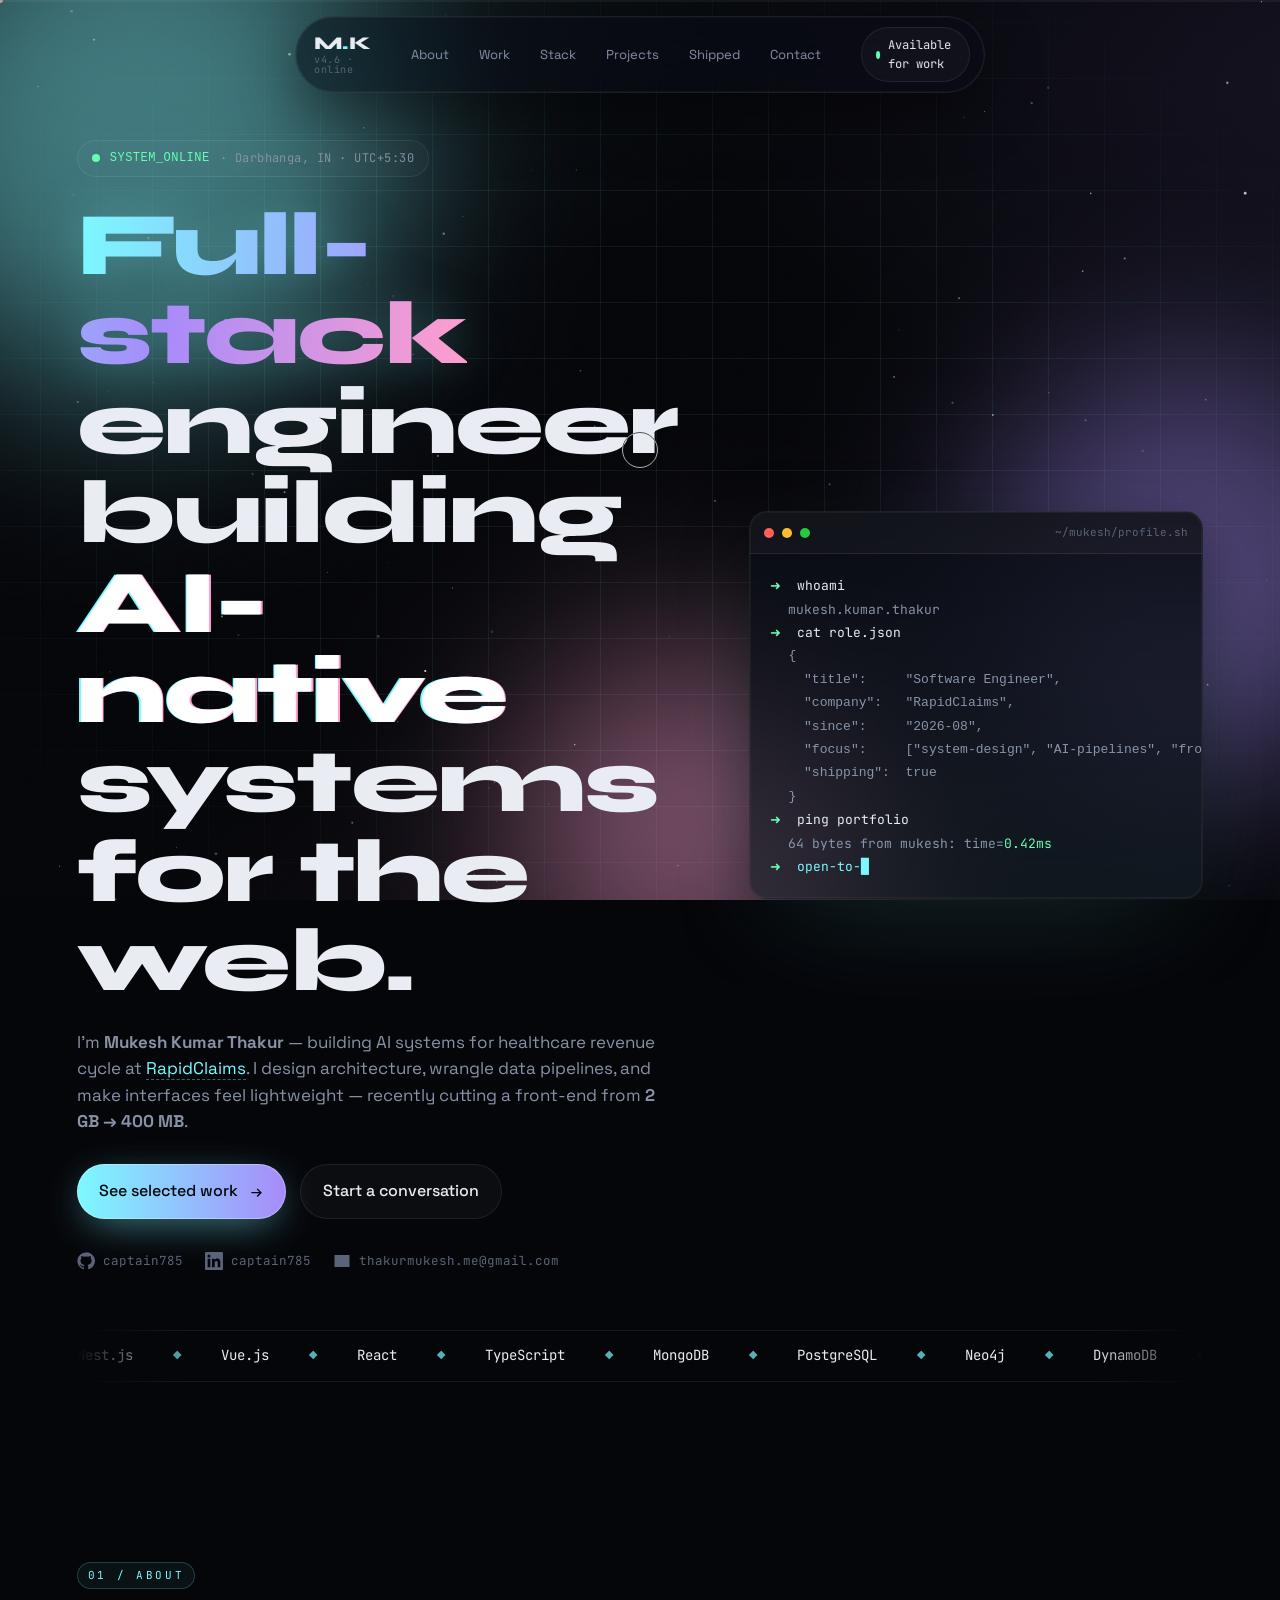
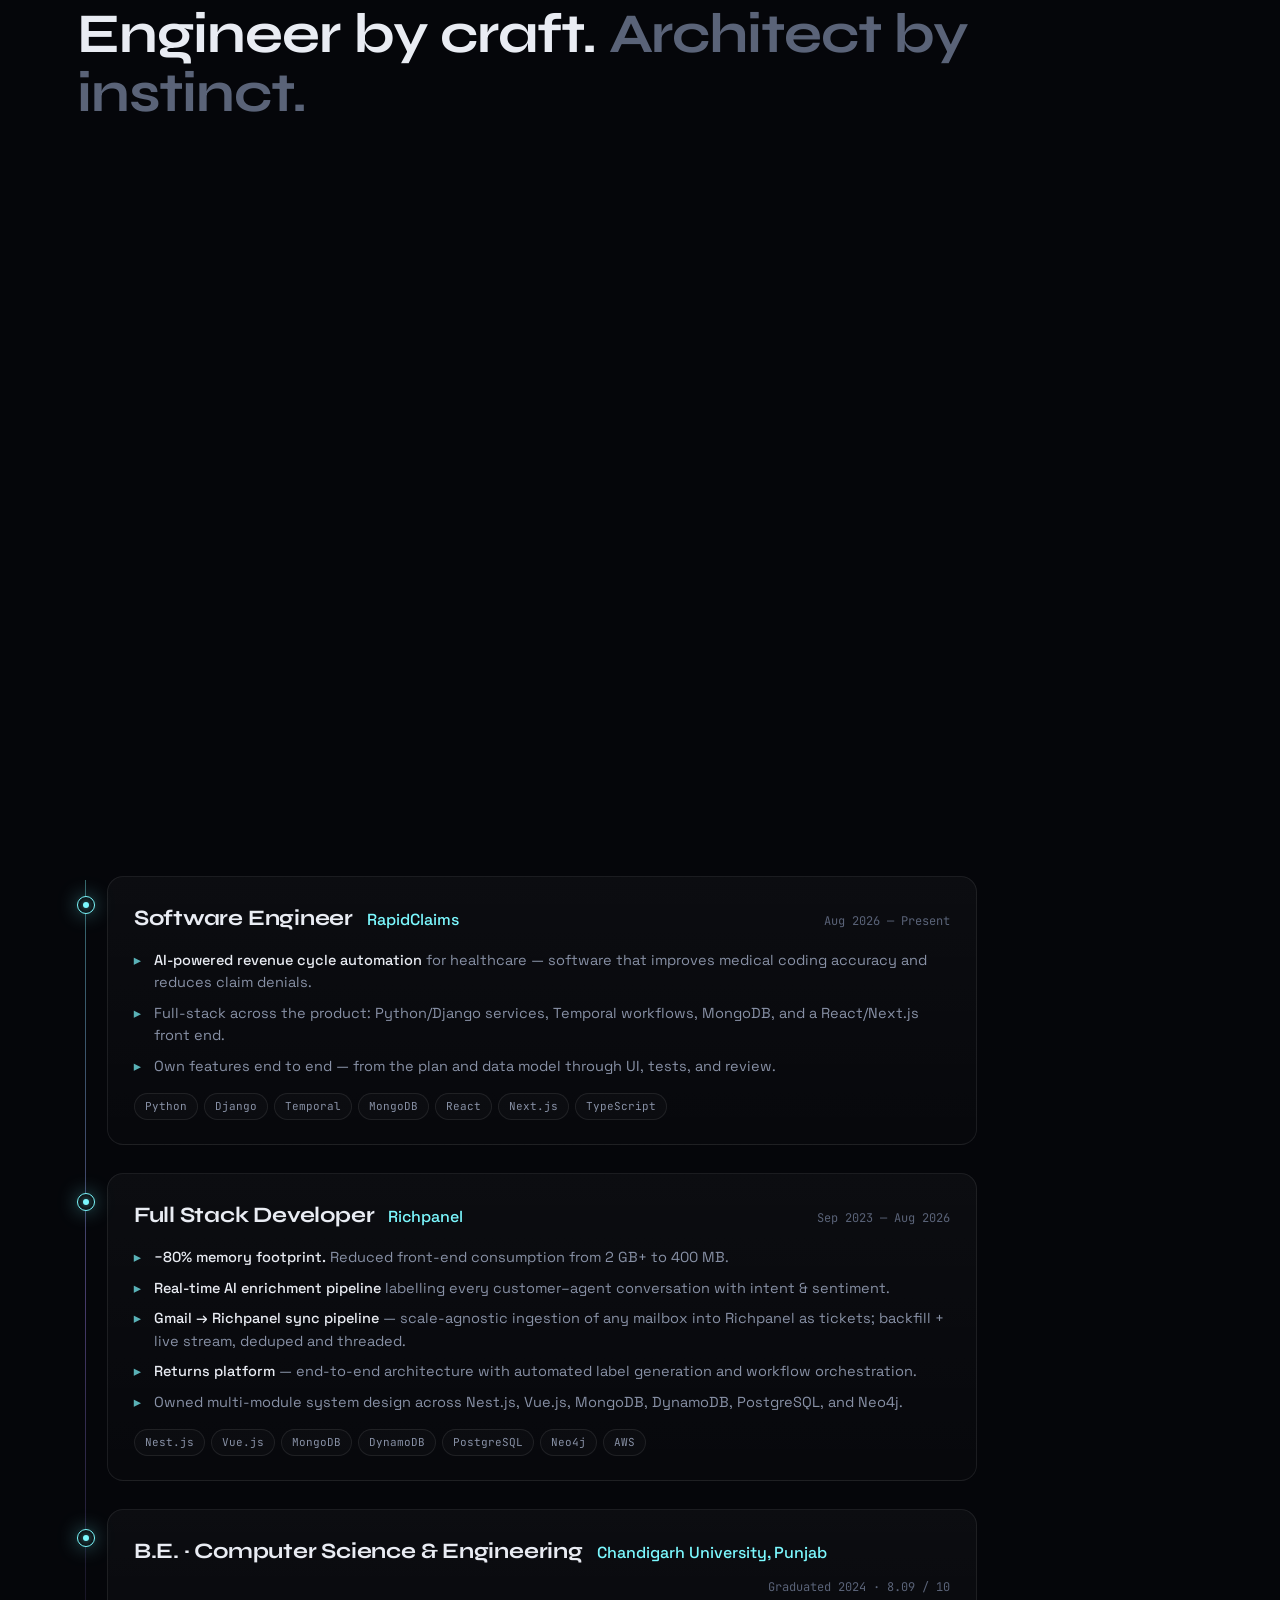
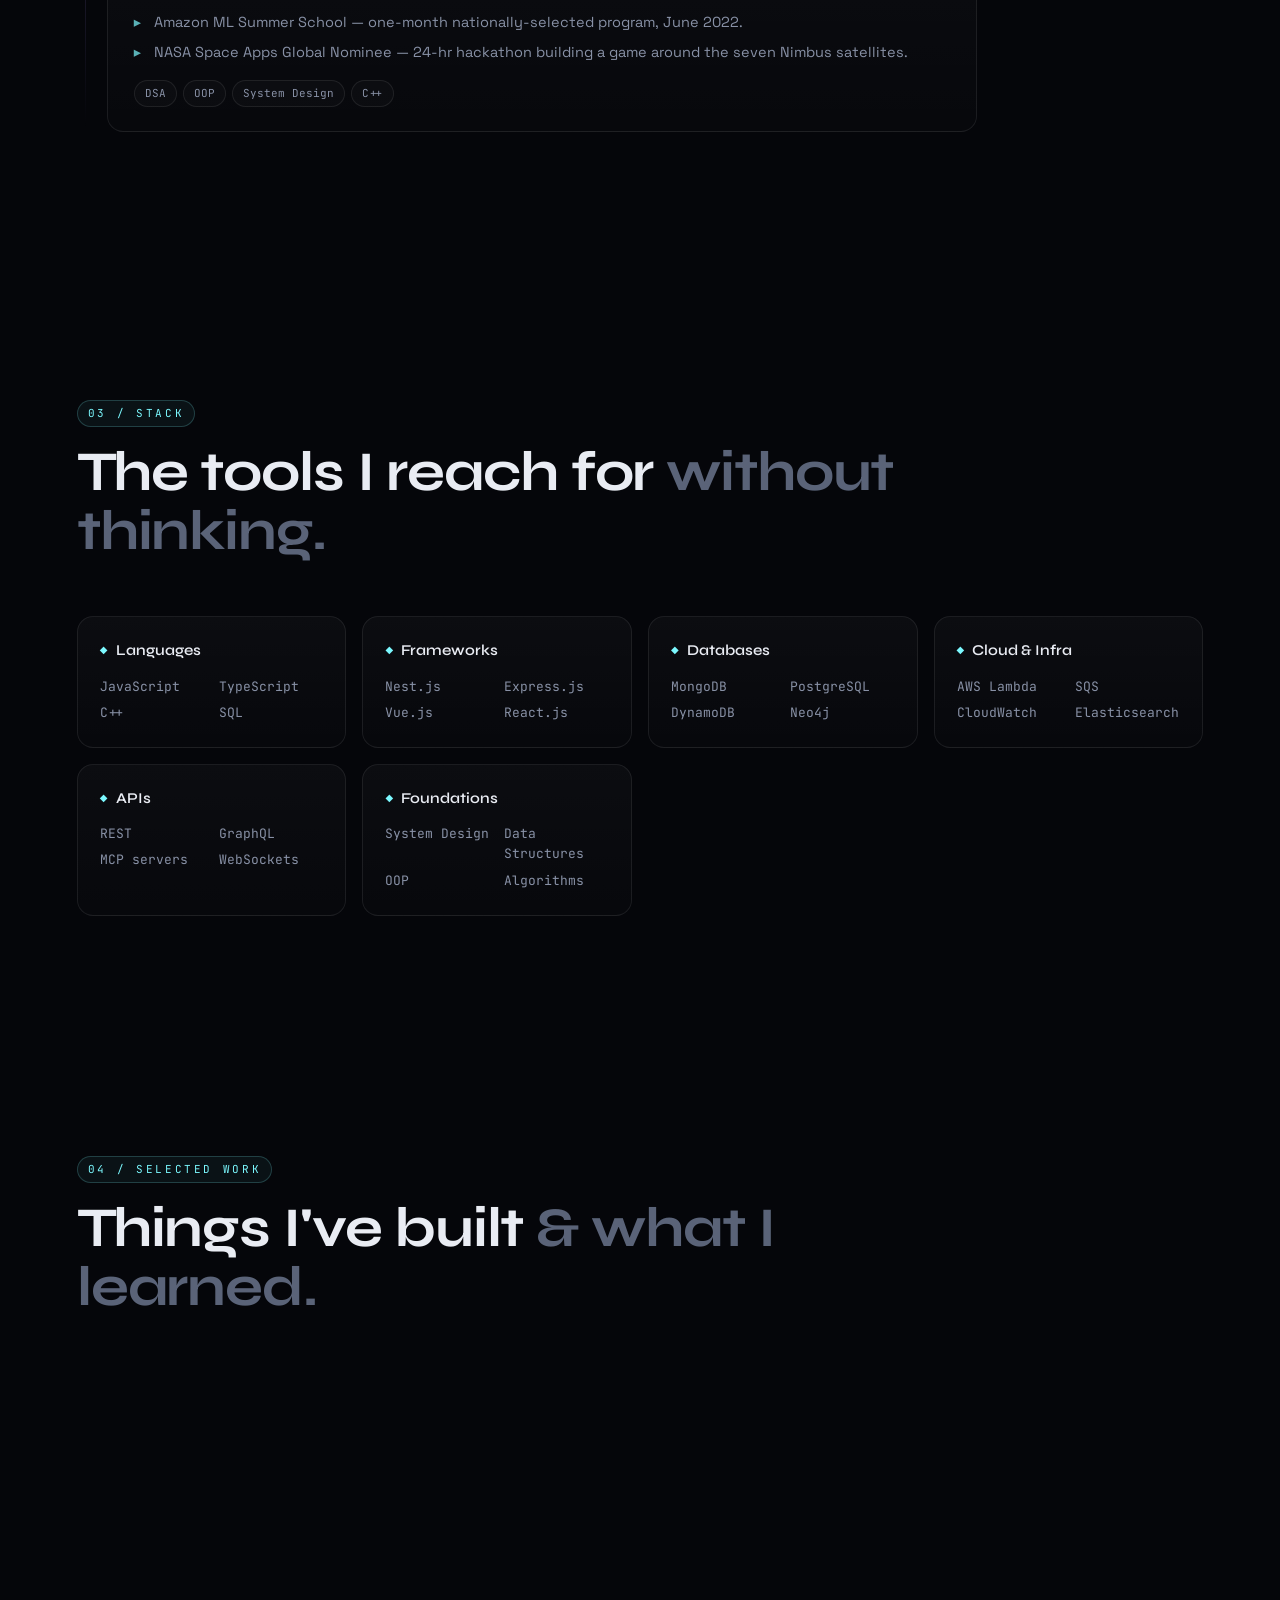
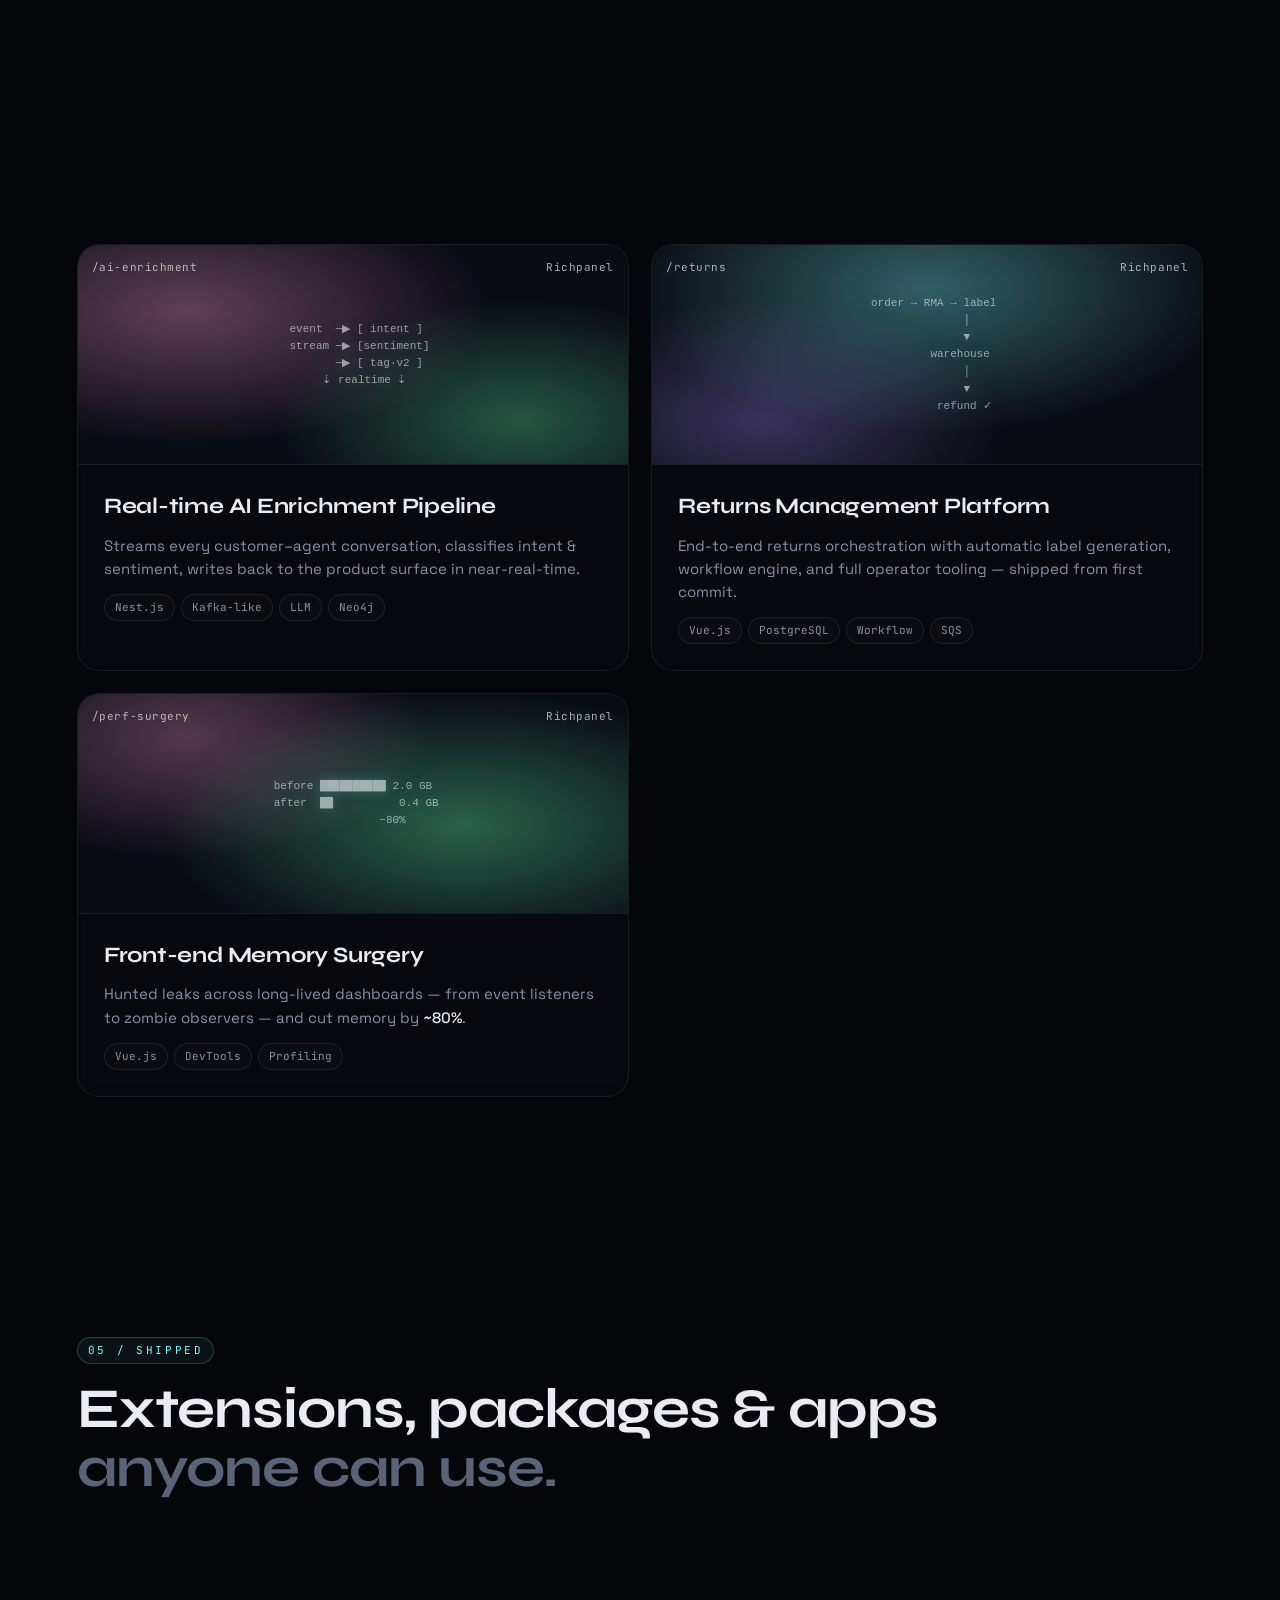
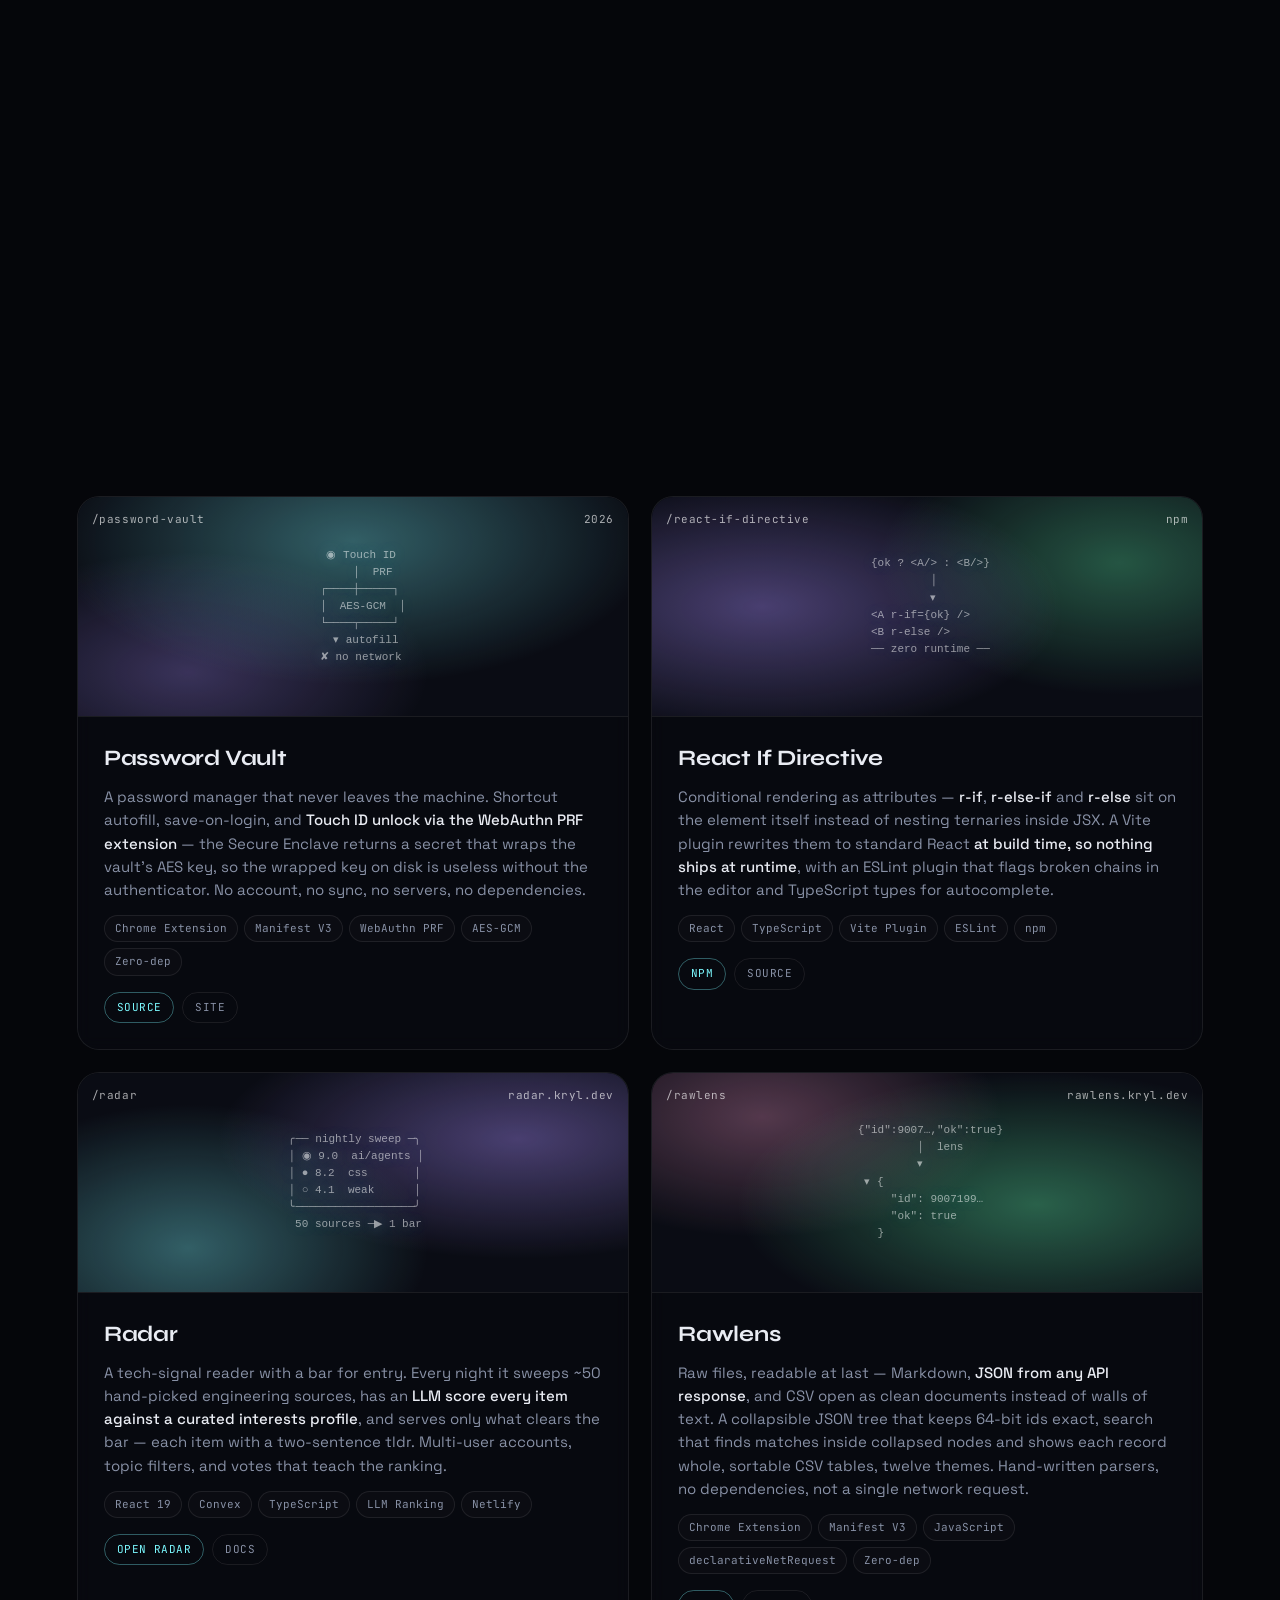
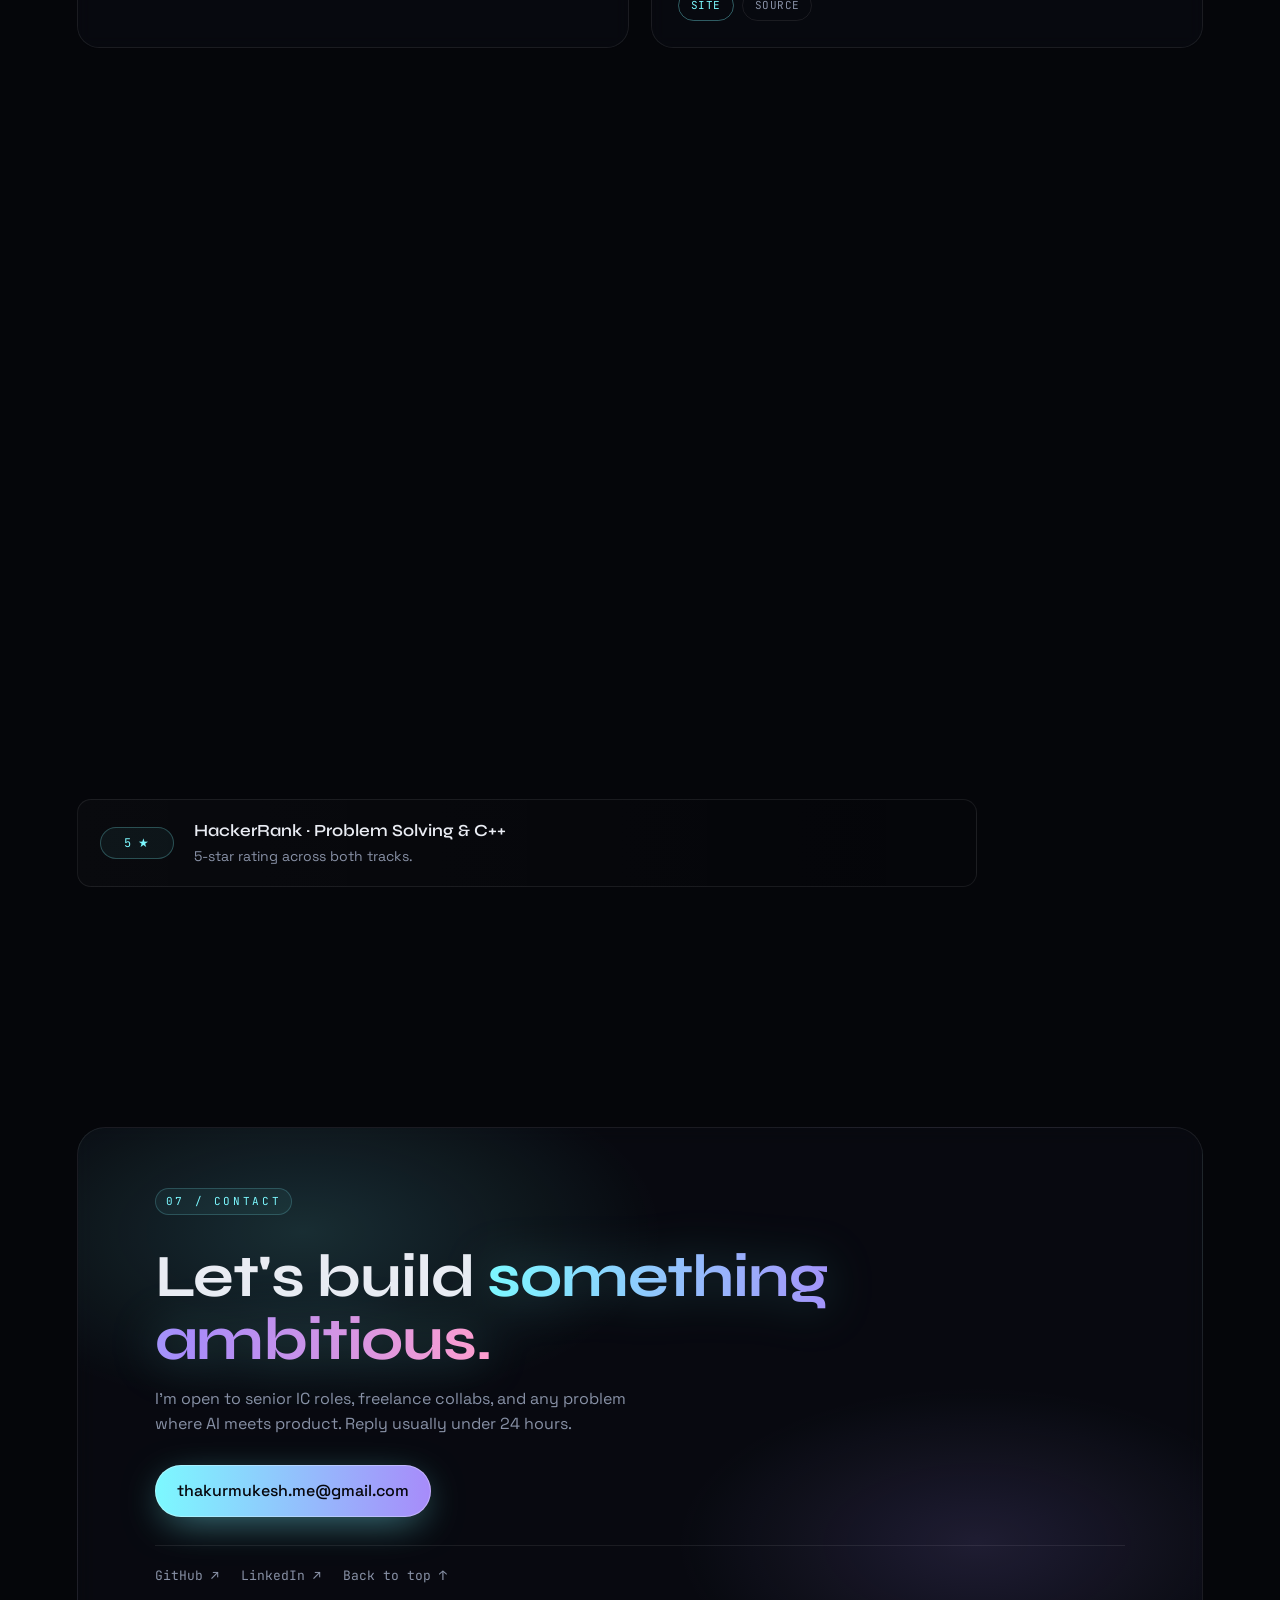
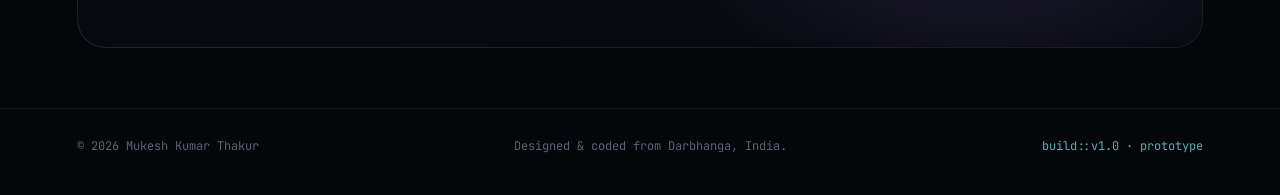
<file: index.html>
<!DOCTYPE html>
<html lang="en">
<head>
<meta charset="UTF-8" />
<meta name="viewport" content="width=device-width, initial-scale=1.0" />
<meta name="description" content="Mukesh Kumar Thakur — Full Stack Developer building AI-native systems." />
<title>Mukesh Kumar Thakur · Full Stack Engineer</title>
<link rel="preconnect" href="https://fonts.googleapis.com" />
<link rel="preconnect" href="https://fonts.gstatic.com" crossorigin />
<link href="https://fonts.googleapis.com/css2?family=Space+Grotesk:wght@300;400;500;600;700&family=JetBrains+Mono:wght@300;400;500;700&family=Syne:wght@600;700;800&display=swap" rel="stylesheet" />
<style>
:root {
  --bg:        #05060a;
  --bg-soft:   #0a0c14;
  --panel:     rgba(255,255,255,0.03);
  --panel-br:  rgba(255,255,255,0.08);
  --ink:       #e9ecf3;
  --ink-dim:   #8891a6;
  --ink-mute:  #5a6378;
  --accent:    #7cf9ff;
  --accent-2:  #a78bfa;
  --accent-3:  #ff9ece;
  --hot:       #63ffb0;
  --danger:    #ff6b6b;
  --grid:      rgba(124, 249, 255, 0.07);
  --ease:      cubic-bezier(.2,.7,.2,1);
  --ff-display: 'Syne', 'Space Grotesk', system-ui, sans-serif;
  --ff-sans:   'Space Grotesk', system-ui, sans-serif;
  --ff-mono:   'JetBrains Mono', ui-monospace, Menlo, monospace;
}
* { box-sizing: border-box; margin: 0; padding: 0; }
html { scroll-behavior: smooth; }
body {
  background: var(--bg);
  color: var(--ink);
  font-family: var(--ff-sans);
  font-size: 16px;
  line-height: 1.55;
  overflow-x: hidden;
  -webkit-font-smoothing: antialiased;
  text-rendering: optimizeLegibility;
  cursor: none;
}
a { color: inherit; text-decoration: none; }
::selection { background: var(--accent); color: #000; }
.bg-layer {
  position: fixed; inset: 0; z-index: -1;
  overflow: hidden; pointer-events: none;
  background:
    radial-gradient(1400px 700px at 10% -10%, rgba(124,249,255,0.08), transparent 60%),
    radial-gradient(1200px 600px at 110% 10%, rgba(167,139,250,0.10), transparent 60%),
    radial-gradient(900px 500px at 50% 110%, rgba(255,158,206,0.06), transparent 60%),
    var(--bg);
}
.grid {
  position: absolute; inset: -10%;
  background-image:
    linear-gradient(var(--grid) 1px, transparent 1px),
    linear-gradient(90deg, var(--grid) 1px, transparent 1px);
  background-size: 56px 56px, 56px 56px;
  -webkit-mask-image: radial-gradient(ellipse at center, #000 40%, transparent 75%);
          mask-image: radial-gradient(ellipse at center, #000 40%, transparent 75%);
  animation: drift 40s linear infinite;
}
@keyframes drift { to { transform: translate3d(-56px,-56px,0); } }
#stars { position: absolute; inset: 0; width: 100%; height: 100%; }
.orb {
  position: absolute; border-radius: 50%;
  filter: blur(90px); opacity: .45;
  mix-blend-mode: screen; will-change: transform;
}
.orb-1 { width: 520px; height: 520px; background: #7cf9ff; top: -120px; left: -120px; animation: float 16s ease-in-out infinite; }
.orb-2 { width: 420px; height: 420px; background: #a78bfa; top: 40%; right: -120px; animation: float 22s ease-in-out -4s infinite; }
.orb-3 { width: 360px; height: 360px; background: #ff9ece; bottom: -100px; left: 40%; animation: float 20s ease-in-out -8s infinite; }
@keyframes float {
  0%,100% { transform: translate3d(0,0,0) scale(1); }
  50%     { transform: translate3d(40px,-30px,0) scale(1.1); }
}
.noise {
  position: absolute; inset: 0;
  background-image: url("data:image/svg+xml;utf8,<svg xmlns='http://www.w3.org/2000/svg' width='200' height='200'><filter id='n'><feTurbulence type='fractalNoise' baseFrequency='0.9' numOctaves='2'/></filter><rect width='100%25' height='100%25' filter='url(%23n)' opacity='0.55'/></svg>");
  opacity: .04; mix-blend-mode: overlay;
}
.cursor-dot, .cursor-ring {
  position: fixed; top: 0; left: 0;
  pointer-events: none; z-index: 9999;
  transform: translate(-50%,-50%);
  border-radius: 50%; mix-blend-mode: difference;
}
.cursor-dot {
  width: 6px; height: 6px; background: #fff;
  transition: transform .15s var(--ease), opacity .2s;
}
.cursor-ring {
  width: 36px; height: 36px;
  border: 1px solid rgba(255,255,255,.7);
  transition: width .25s var(--ease), height .25s var(--ease), transform .05s linear, border-color .2s;
}
.cursor-hover .cursor-ring { width: 60px; height: 60px; border-color: var(--accent); }
@media (hover: none) {
  .cursor-dot, .cursor-ring { display: none; }
  body { cursor: auto; }
}
.scroll-progress {
  position: fixed; top: 0; left: 0; right: 0;
  height: 2px; z-index: 200;
  background: rgba(255,255,255,.05);
}
.scroll-progress span {
  display: block; height: 100%; width: 0;
  background: linear-gradient(90deg, var(--accent), var(--accent-2), var(--accent-3));
  box-shadow: 0 0 10px var(--accent);
}
.nav {
  position: fixed; top: 16px; left: 50%;
  transform: translateX(-50%);
  z-index: 100;
  display: flex; align-items: center; gap: 28px;
  padding: 10px 14px 10px 18px;
  background: rgba(10,12,20,.55);
  -webkit-backdrop-filter: blur(18px) saturate(1.3);
          backdrop-filter: blur(18px) saturate(1.3);
  border: 1px solid var(--panel-br);
  border-radius: 999px;
  box-shadow: 0 20px 60px rgba(0,0,0,.45), inset 0 0 0 1px rgba(255,255,255,.03);
  max-width: calc(100vw - 32px);
}
.brand {
  display: flex; flex-direction: column; line-height: 1;
  font-family: var(--ff-display); letter-spacing: .02em;
}
.brand-mark { font-size: 18px; font-weight: 800; }
.brand-mark .dot { color: var(--accent); }
.brand-meta {
  font-family: var(--ff-mono);
  font-size: 10px; color: var(--ink-mute);
  margin-top: 3px; letter-spacing: .06em;
}
.nav nav { display: flex; gap: 6px; }
.nav nav a {
  font-size: 13px; color: var(--ink-dim);
  padding: 8px 12px; border-radius: 999px;
  transition: color .2s, background .2s;
}
.nav nav a:hover { color: var(--ink); background: rgba(255,255,255,.05); }
.btn-ghost {
  display: inline-flex; align-items: center; gap: 8px;
  font-family: var(--ff-mono);
  font-size: 12px; color: var(--ink);
  padding: 8px 14px;
  border: 1px solid var(--panel-br);
  border-radius: 999px;
  background: rgba(255,255,255,.03);
  transition: border-color .2s, color .2s, background .2s;
}
.btn-ghost:hover { border-color: var(--accent); color: var(--accent); }
.pulse {
  width: 8px; height: 8px; border-radius: 50%;
  background: var(--hot);
  box-shadow: 0 0 0 0 var(--hot);
  animation: pulse 2s infinite;
}
@keyframes pulse {
  0%   { box-shadow: 0 0 0 0 rgba(99,255,176,.55); }
  70%  { box-shadow: 0 0 0 10px rgba(99,255,176,0); }
  100% { box-shadow: 0 0 0 0 rgba(99,255,176,0); }
}
.hero {
  min-height: 100vh;
  padding: 140px 6vw 60px;
  display: flex; flex-direction: column;
  justify-content: space-between;
  position: relative;
}
.hero-inner {
  display: grid;
  grid-template-columns: 1.3fr 1fr;
  gap: 72px; align-items: center; flex: 1;
}
@media (max-width: 980px) { .hero-inner { grid-template-columns: 1fr; gap: 48px; } }
.badge {
  display: inline-flex; align-items: center; gap: 10px;
  font-family: var(--ff-mono);
  font-size: 12px; color: var(--ink-dim);
  padding: 8px 14px;
  border: 1px solid var(--panel-br);
  border-radius: 999px;
  background: rgba(255,255,255,.02);
  letter-spacing: .04em;
}
.badge code { color: var(--hot); font-weight: 500; }
.hero-title {
  font-family: var(--ff-display);
  font-weight: 800;
  font-size: clamp(44px, 7vw, 92px);
  line-height: 1;
  letter-spacing: -.02em;
  margin: 24px 0 22px;
}
.hero-title .line { display: block; }
.gradient {
  background: linear-gradient(92deg, var(--accent) 0%, var(--accent-2) 55%, var(--accent-3) 100%);
  -webkit-background-clip: text; background-clip: text;
  color: transparent;
  filter: drop-shadow(0 0 24px rgba(124,249,255,.25));
}
.muted { color: var(--ink-mute); }
.hero-sub { max-width: 60ch; color: var(--ink-dim); font-size: 17px; }
.hero-sub a { color: var(--accent); border-bottom: 1px dashed rgba(124,249,255,.4); }
.hero-cta { display: flex; gap: 14px; flex-wrap: wrap; margin: 30px 0 32px; }
.btn-primary, .btn-secondary {
  display: inline-flex; align-items: center; gap: 10px;
  padding: 14px 22px;
  border-radius: 999px;
  font-weight: 500;
  transition: transform .2s var(--ease), box-shadow .25s, background .2s, color .2s;
}
.btn-primary {
  background: linear-gradient(90deg, var(--accent), var(--accent-2));
  color: #06070d;
  box-shadow: 0 10px 40px -10px rgba(124,249,255,.6),
              inset 0 0 0 1px rgba(255,255,255,.3);
}
.btn-primary:hover {
  transform: translateY(-2px);
  box-shadow: 0 18px 50px -12px rgba(167,139,250,.75),
              inset 0 0 0 1px rgba(255,255,255,.4);
}
.btn-secondary {
  color: var(--ink);
  border: 1px solid var(--panel-br);
  background: rgba(255,255,255,.03);
}
.btn-secondary:hover { border-color: var(--accent); color: var(--accent); }
.socials {
  display: flex; flex-wrap: wrap; gap: 22px;
  font-family: var(--ff-mono);
  font-size: 12.5px; color: var(--ink-mute);
}
.socials a {
  display: inline-flex; align-items: center; gap: 8px;
  transition: color .2s;
}
.socials a:hover { color: var(--accent); }
.glitch { position: relative; display: inline-block; color: var(--ink); }
.glitch::before, .glitch::after {
  content: attr(data-text);
  position: absolute; left: 0; top: 0; width: 100%;
  pointer-events: none;
}
.glitch::before {
  color: var(--accent);
  transform: translate(-1.5px, 0);
  mix-blend-mode: screen;
  animation: glitch-x 4.2s infinite steps(2, end);
}
.glitch::after {
  color: var(--accent-3);
  transform: translate(1.5px, 0);
  mix-blend-mode: screen;
  animation: glitch-x 3.1s infinite reverse steps(2, end);
}
@keyframes glitch-x {
  0%, 92%, 100% { -webkit-clip-path: inset(0 0 0 0); clip-path: inset(0 0 0 0); transform: translate(0,0); }
  93% { -webkit-clip-path: inset(10% 0 80% 0); clip-path: inset(10% 0 80% 0); transform: translate(-3px,0); }
  95% { -webkit-clip-path: inset(50% 0 30% 0); clip-path: inset(50% 0 30% 0); transform: translate(2px,0); }
  97% { -webkit-clip-path: inset(80% 0 5% 0);  clip-path: inset(80% 0 5% 0);  transform: translate(-1px,0); }
}
.terminal {
  position: relative;
  border: 1px solid var(--panel-br);
  background: linear-gradient(180deg, rgba(10,12,20,.9), rgba(10,12,20,.6));
  -webkit-backdrop-filter: blur(14px); backdrop-filter: blur(14px);
  border-radius: 18px; overflow: hidden;
  box-shadow:
    0 40px 120px -40px rgba(124,249,255,.18),
    0 20px 60px rgba(0,0,0,.5),
    inset 0 0 0 1px rgba(255,255,255,.04);
}
.terminal::before {
  content: ""; position: absolute; inset: 0;
  background: linear-gradient(180deg, transparent, rgba(124,249,255,.05));
  pointer-events: none;
}
.terminal-bar {
  display: flex; align-items: center; gap: 8px;
  padding: 12px 14px;
  border-bottom: 1px solid var(--panel-br);
  background: rgba(255,255,255,.03);
}
.terminal-bar .dot { width: 10px; height: 10px; border-radius: 50%; background: var(--ink-mute); }
.terminal-bar .dot.red    { background: #ff5f57; }
.terminal-bar .dot.amber  { background: #ffbd2e; }
.terminal-bar .dot.green  { background: #28c940; }
.term-title {
  margin-left: auto;
  font-family: var(--ff-mono);
  font-size: 11px; color: var(--ink-mute);
}
.terminal-body {
  padding: 20px;
  font-family: var(--ff-mono);
  font-size: 13px; color: var(--ink-dim);
  line-height: 1.8;
}
.terminal-body .prompt { color: var(--hot); margin-right: 8px; }
.terminal-body .cmd    { color: var(--ink); }
.terminal-body .out    { color: var(--ink-dim); padding-left: 18px; }
.terminal-body pre.out { white-space: pre; }
.terminal-body .hot    { color: var(--hot); }
.typewriter { color: var(--accent); }
.blink { animation: blink 1s steps(2, end) infinite; color: var(--accent); }
@keyframes blink { to { opacity: 0; } }
.marquee {
  overflow: hidden;
  margin-top: 60px;
  border-top: 1px solid var(--panel-br);
  border-bottom: 1px solid var(--panel-br);
  padding: 14px 0;
  display: flex; gap: 40px;
  -webkit-mask-image: linear-gradient(90deg, transparent, #000 10%, #000 90%, transparent);
          mask-image: linear-gradient(90deg, transparent, #000 10%, #000 90%, transparent);
}
.marquee-track {
  display: flex; gap: 40px; flex-shrink: 0;
  animation: marq 30s linear infinite;
  font-family: var(--ff-mono);
  font-size: 14px; color: var(--ink-dim);
  white-space: nowrap; padding-right: 40px;
}
.marquee-track span:nth-child(odd) { color: var(--ink); }
.marquee-track span:nth-child(even) { color: var(--accent); opacity: .7; }
@keyframes marq { to { transform: translateX(-100%); } }
.section { padding: 120px 6vw; position: relative; }
.section-head { margin-bottom: 56px; max-width: 900px; }
.eyebrow {
  display: inline-block;
  font-family: var(--ff-mono);
  font-size: 11px; letter-spacing: .24em;
  color: var(--accent);
  text-transform: uppercase;
  margin-bottom: 16px;
  padding: 4px 10px;
  border: 1px solid rgba(124,249,255,.2);
  border-radius: 999px;
  background: rgba(124,249,255,.05);
}
.section-head h2 {
  font-family: var(--ff-display);
  font-weight: 700;
  font-size: clamp(32px, 4.4vw, 56px);
  line-height: 1.05;
  letter-spacing: -.02em;
}
.about-grid {
  display: grid;
  grid-template-columns: 1.1fr 1fr;
  gap: 60px; align-items: start;
}
@media (max-width: 900px) { .about-grid { grid-template-columns: 1fr; } }
.about-copy p {
  color: var(--ink-dim);
  font-size: 17px; margin-bottom: 14px;
  max-width: 60ch;
}
.about-copy strong { color: var(--ink); font-weight: 500; }
.stats { list-style: none; display: grid; grid-template-columns: 1fr 1fr; gap: 14px; }
.stats li {
  position: relative;
  padding: 22px 22px 18px;
  border: 1px solid var(--panel-br);
  border-radius: 14px;
  background: rgba(255,255,255,.02);
  overflow: hidden;
  transition: transform .25s var(--ease), border-color .25s;
}
.stats li::before {
  content: ""; position: absolute; inset: 0;
  background: radial-gradient(400px 140px at var(--mx,50%) var(--my,50%), rgba(124,249,255,.12), transparent 60%);
  opacity: 0; transition: opacity .3s;
}
.stats li:hover { transform: translateY(-2px); border-color: rgba(124,249,255,.3); }
.stats li:hover::before { opacity: 1; }
.stat-num {
  font-family: var(--ff-display);
  font-size: 48px; font-weight: 700;
  background: linear-gradient(90deg, var(--accent), var(--accent-2));
  -webkit-background-clip: text; background-clip: text;
  color: transparent;
  letter-spacing: -.02em;
}
.stat-unit {
  font-family: var(--ff-mono);
  color: var(--ink-mute); font-size: 18px;
  margin-left: 4px;
}
.stat-label { display: block; font-size: 13px; color: var(--ink-dim); margin-top: 6px; }
.timeline { position: relative; padding-left: 30px; max-width: 900px; }
.timeline::before {
  content: ""; position: absolute;
  left: 8px; top: 4px; bottom: 4px;
  width: 1px;
  background: linear-gradient(180deg, var(--accent), var(--accent-2), transparent);
  opacity: .4;
}
.tl-item { position: relative; margin-bottom: 28px; }
.tl-marker {
  position: absolute; left: -30px; top: 20px;
  width: 18px; height: 18px; border-radius: 50%;
  border: 1px solid var(--accent);
  background: var(--bg);
  display: grid; place-items: center;
  box-shadow: 0 0 20px rgba(124,249,255,.4);
}
.tl-marker span {
  width: 6px; height: 6px; border-radius: 50%;
  background: var(--accent);
  box-shadow: 0 0 8px var(--accent);
  animation: pulse-dot 2s infinite;
}
@keyframes pulse-dot {
  0%,100% { transform: scale(1); opacity: 1; }
  50%     { transform: scale(1.5); opacity: .6; }
}
.tl-card {
  padding: 24px 26px;
  border: 1px solid var(--panel-br);
  border-radius: 16px;
  background: linear-gradient(180deg, rgba(255,255,255,.03), rgba(255,255,255,.01));
  transition: border-color .25s, transform .25s var(--ease);
}
.tl-card:hover { border-color: rgba(124,249,255,.25); transform: translateX(4px); }
.tl-card header {
  display: flex; flex-wrap: wrap; align-items: baseline;
  gap: 10px 14px; margin-bottom: 14px;
}
.tl-card h3 {
  font-family: var(--ff-display);
  font-size: 22px; font-weight: 700;
  letter-spacing: -.01em;
}
.tl-company { color: var(--accent); font-weight: 500; }
.tl-time {
  font-family: var(--ff-mono);
  font-size: 12px; color: var(--ink-mute);
  margin-left: auto;
}
.tl-card ul { list-style: none; margin-bottom: 16px; }
.tl-card li {
  position: relative;
  padding-left: 20px;
  margin-bottom: 8px;
  color: var(--ink-dim);
  font-size: 14.5px;
}
.tl-card li::before {
  content: "▸"; position: absolute; left: 0;
  color: var(--accent); opacity: .7;
}
.tl-card li strong { color: var(--ink); font-weight: 500; }
.chips { display: flex; flex-wrap: wrap; gap: 6px; margin-top: 14px; }
.chips span {
  font-family: var(--ff-mono);
  font-size: 11px;
  padding: 4px 10px;
  border: 1px solid var(--panel-br);
  border-radius: 999px;
  color: var(--ink-dim);
  background: rgba(255,255,255,.02);
  transition: border-color .2s, color .2s;
}
.chips span:hover { border-color: var(--accent); color: var(--accent); }
.ship-links { display: flex; flex-wrap: wrap; gap: 8px; margin-top: 16px; }
.ship-links a {
  font-family: var(--ff-mono);
  font-size: 11px;
  letter-spacing: .04em;
  text-transform: uppercase;
  padding: 6px 12px;
  border: 1px solid var(--panel-br);
  border-radius: 999px;
  color: var(--ink-dim);
  text-decoration: none;
  transition: all .3s var(--ease);
}
.ship-links a:hover { border-color: var(--accent); color: var(--accent); transform: translateY(-1px); }
.ship-links a.primary { border-color: rgba(124,249,255,.35); color: var(--accent); }
.ship-links a.primary:hover { background: rgba(124,249,255,.08); }
.stack-grid {
  display: grid;
  grid-template-columns: repeat(auto-fill, minmax(240px, 1fr));
  gap: 16px;
}
.stack-card {
  padding: 22px 22px 24px;
  border: 1px solid var(--panel-br);
  border-radius: 16px;
  background: linear-gradient(180deg, rgba(255,255,255,.03), rgba(255,255,255,.01));
  position: relative; overflow: hidden;
  transition: transform .25s var(--ease), border-color .25s;
}
.stack-card::after {
  content: ""; position: absolute;
  top: -50%; left: -50%;
  width: 200%; height: 200%;
  background: conic-gradient(from 0deg, transparent 0deg, rgba(124,249,255,.15), transparent 60deg);
  opacity: 0; transition: opacity .3s;
  animation: spin 6s linear infinite;
  pointer-events: none;
}
.stack-card:hover { transform: translateY(-4px); border-color: rgba(124,249,255,.25); }
.stack-card:hover::after { opacity: 1; }
@keyframes spin { to { transform: rotate(360deg); } }
.stack-card h4 {
  font-family: var(--ff-display);
  font-size: 15px; font-weight: 600;
  color: var(--ink);
  margin-bottom: 14px;
  display: flex; align-items: center; gap: 8px;
}
.stack-card h4 .k { color: var(--accent); font-size: 10px; }
.stack-card ul {
  list-style: none;
  display: grid; grid-template-columns: 1fr 1fr; gap: 6px 14px;
}
.stack-card li { font-family: var(--ff-mono); font-size: 13px; color: var(--ink-dim); }
.proj-grid { display: grid; grid-template-columns: repeat(2, 1fr); gap: 22px; }
@media (max-width: 900px) { .proj-grid { grid-template-columns: 1fr; } }
.proj-card {
  position: relative;
  border: 1px solid var(--panel-br);
  border-radius: 22px;
  background: rgba(10,12,20,.5);
  -webkit-backdrop-filter: blur(8px); backdrop-filter: blur(8px);
  overflow: hidden;
  transform-style: preserve-3d;
  transition: border-color .25s, transform .4s var(--ease), box-shadow .4s;
}
.proj-card:hover {
  border-color: rgba(124,249,255,.3);
  box-shadow: 0 40px 80px -30px rgba(124,249,255,.25);
}
.proj-cover {
  position: relative; height: 220px; overflow: hidden;
  border-bottom: 1px solid var(--panel-br);
}
.proj-gradient { position: absolute; inset: 0; }
.proj-gradient.g1 {
  background:
    radial-gradient(500px 200px at 80% 30%, rgba(167,139,250,.4), transparent 60%),
    radial-gradient(400px 240px at 20% 80%, rgba(124,249,255,.35), transparent 60%),
    #0a0c14;
}
.proj-gradient.g2 {
  background:
    radial-gradient(500px 220px at 20% 30%, rgba(255,158,206,.35), transparent 60%),
    radial-gradient(400px 200px at 80% 80%, rgba(99,255,176,.3), transparent 60%),
    #0a0c14;
}
.proj-gradient.g3 {
  background:
    radial-gradient(500px 240px at 50% 20%, rgba(124,249,255,.35), transparent 60%),
    radial-gradient(400px 200px at 20% 80%, rgba(167,139,250,.3), transparent 60%),
    #0a0c14;
}
.proj-gradient.g4 {
  background:
    radial-gradient(500px 220px at 70% 60%, rgba(99,255,176,.35), transparent 60%),
    radial-gradient(400px 200px at 20% 20%, rgba(255,158,206,.3), transparent 60%),
    #0a0c14;
}
.proj-gradient.g5 {
  background:
    radial-gradient(500px 220px at 20% 50%, rgba(167,139,250,.4), transparent 60%),
    radial-gradient(400px 220px at 85% 30%, rgba(99,255,176,.3), transparent 60%),
    #0a0c14;
}
.proj-hud {
  position: absolute; top: 14px; left: 14px; right: 14px;
  display: flex; justify-content: space-between;
  font-family: var(--ff-mono);
  font-size: 11px;
  color: rgba(255,255,255,.65);
  letter-spacing: .05em;
}
.proj-ascii {
  position: absolute; inset: 0;
  display: grid; place-items: center;
  font-family: var(--ff-mono);
  font-size: 11px;
  color: rgba(255,255,255,.55);
  text-shadow: 0 0 14px rgba(124,249,255,.25);
  white-space: pre;
}
.proj-card:hover .proj-ascii { color: #fff; transition: color .3s; }
.proj-body { padding: 24px 26px 26px; }
.proj-body h3 {
  font-family: var(--ff-display);
  font-size: 22px; font-weight: 700;
  margin-bottom: 10px;
  letter-spacing: -.01em;
}
.proj-body p { color: var(--ink-dim); font-size: 15px; margin-bottom: 14px; }
.proj-body strong { color: var(--ink); font-weight: 500; }
.awards { list-style: none; display: grid; gap: 10px; max-width: 900px; }
.awards li {
  display: flex; align-items: center; gap: 20px;
  padding: 18px 22px;
  border: 1px solid var(--panel-br);
  border-radius: 14px;
  background: linear-gradient(90deg, rgba(255,255,255,.02), transparent);
  transition: border-color .25s, transform .25s var(--ease);
}
.awards li:hover { border-color: rgba(124,249,255,.25); transform: translateX(4px); }
.aw-tag {
  font-family: var(--ff-mono);
  font-size: 12px; color: var(--accent);
  padding: 6px 12px;
  border: 1px solid rgba(124,249,255,.25);
  border-radius: 999px;
  min-width: 74px; text-align: center;
  background: rgba(124,249,255,.05);
}
.awards li strong {
  display: block;
  font-family: var(--ff-display);
  font-size: 17px; color: var(--ink);
  font-weight: 600;
}
.awards li p { color: var(--ink-dim); font-size: 14px; margin-top: 2px; }
.contact { padding-bottom: 60px; }
.contact-card {
  position: relative;
  padding: 60px 6vw;
  border: 1px solid var(--panel-br);
  border-radius: 28px;
  background:
    radial-gradient(600px 300px at 20% 20%, rgba(124,249,255,.15), transparent 60%),
    radial-gradient(500px 260px at 80% 80%, rgba(167,139,250,.15), transparent 60%),
    rgba(10,12,20,.6);
  overflow: hidden;
  -webkit-backdrop-filter: blur(10px); backdrop-filter: blur(10px);
}
.contact-card::before {
  content: "";
  position: absolute; inset: -1px;
  border-radius: 28px;
  background: linear-gradient(120deg, transparent, rgba(124,249,255,.4), transparent 60%);
  -webkit-mask: linear-gradient(#000 0 0) content-box, linear-gradient(#000 0 0);
          mask: linear-gradient(#000 0 0) content-box, linear-gradient(#000 0 0);
  -webkit-mask-composite: xor; mask-composite: exclude;
  padding: 1px;
  pointer-events: none;
}
.contact-card h2 {
  font-family: var(--ff-display);
  font-size: clamp(34px, 5vw, 60px);
  font-weight: 700;
  letter-spacing: -.02em;
  margin: 14px 0 16px;
  max-width: 16ch;
  line-height: 1.05;
}
.contact-card p { color: var(--ink-dim); max-width: 50ch; font-size: 16px; margin-bottom: 28px; }
.contact-actions { display: flex; flex-wrap: wrap; gap: 14px; margin-bottom: 28px; }
.contact-links {
  display: flex; flex-wrap: wrap; gap: 22px;
  font-family: var(--ff-mono);
  font-size: 13px; color: var(--ink-dim);
  padding-top: 20px;
  border-top: 1px solid var(--panel-br);
}
.contact-links a:hover { color: var(--accent); }
.footer {
  display: flex; justify-content: space-between; align-items: center;
  flex-wrap: wrap; gap: 10px;
  padding: 28px 6vw 40px;
  font-family: var(--ff-mono);
  font-size: 12px; color: var(--ink-mute);
  border-top: 1px solid var(--panel-br);
}
.footer .mono { color: var(--accent); opacity: .7; }
.reveal {
  opacity: 0;
  transform: translateY(24px);
  transition: opacity .9s var(--ease), transform .9s var(--ease);
  transition-delay: var(--d, 0s);
}
.reveal.in { opacity: 1; transform: translateY(0); }
@media (max-width: 720px) {
  .nav { gap: 12px; padding: 8px 10px; }
  .nav nav { display: none; }
  .btn-ghost { padding: 6px 10px; font-size: 11px; }
  .hero { padding: 120px 5vw 40px; }
  .section { padding: 80px 5vw; }
  .stats { grid-template-columns: 1fr; }
  .tl-card header { flex-direction: column; align-items: flex-start; }
  .tl-time { margin-left: 0; }
  .contact-card { padding: 40px 5vw; }
}
</style>
</head>
<body>

<!-- ====== NEURAL / GRID BACKGROUND ====== -->
<div class="bg-layer">
  <div class="grid"></div>
  <canvas id="stars"></canvas>
  <div class="orb orb-1"></div>
  <div class="orb orb-2"></div>
  <div class="orb orb-3"></div>
  <div class="noise"></div>
</div>

<!-- ====== CUSTOM CURSOR ====== -->
<div class="cursor-dot"></div>
<div class="cursor-ring"></div>

<!-- ====== PROGRESS BAR ====== -->
<div class="scroll-progress"><span></span></div>

<!-- ====== NAV ====== -->
<header class="nav">
  <a href="#home" class="brand">
    <span class="brand-mark">M<span class="dot">.</span>K</span>
    <span class="brand-meta">v4.6 · online</span>
  </a>
  <nav>
    <a href="#about">About</a>
    <a href="#work">Work</a>
    <a href="#stack">Stack</a>
    <a href="#projects">Projects</a>
    <a href="#shipped">Shipped</a>
    <a href="#contact">Contact</a>
  </nav>
  <a class="btn-ghost" href="mailto:thakurmukesh.me@gmail.com">
    <span class="pulse"></span> Available for work
  </a>
</header>

<!-- ====== HERO ====== -->
<section id="home" class="hero">
  <div class="hero-inner">
    <div class="hero-left">
      <div class="badge reveal">
        <span class="pulse"></span>
        <code>SYSTEM_ONLINE</code> · Darbhanga, IN · UTC+5:30
      </div>

      <h1 class="hero-title reveal">
        <span class="line"><span class="gradient">Full-stack</span> engineer</span>
        <span class="line">building <span class="glitch" data-text="AI-native">AI-native</span></span>
        <span class="line">systems for the web.</span>
      </h1>

      <p class="hero-sub reveal">
        I'm <strong>Mukesh Kumar Thakur</strong> — building AI systems for healthcare
        revenue cycle at <a href="https://www.rapidclaims.ai" target="_blank" rel="noreferrer">RapidClaims</a>.
        I design architecture, wrangle data pipelines, and make interfaces feel lightweight
        — recently cutting a front-end from <strong>2 GB → 400 MB</strong>.
      </p>

      <div class="hero-cta reveal">
        <a class="btn-primary magnet" href="#projects">
          <span>See selected work</span>
          <svg viewBox="0 0 24 24" width="16" height="16" aria-hidden="true"><path fill="currentColor" d="M5 12h12l-4-4 1.4-1.4L20.8 13l-6.4 6.4L13 18l4-4H5z"/></svg>
        </a>
        <a class="btn-secondary magnet" href="#contact">Start a conversation</a>
      </div>

      <div class="socials reveal">
        <a href="https://github.com/captain785" target="_blank" rel="noreferrer" aria-label="GitHub">
          <svg viewBox="0 0 24 24" width="18" height="18" aria-hidden="true"><path fill="currentColor" d="M12 .5a11.5 11.5 0 0 0-3.63 22.41c.58.1.79-.25.79-.55v-2c-3.21.7-3.88-1.38-3.88-1.38-.53-1.33-1.29-1.69-1.29-1.69-1.06-.72.08-.7.08-.7 1.17.08 1.78 1.2 1.78 1.2 1.04 1.78 2.72 1.27 3.38.97.1-.75.4-1.27.74-1.56-2.56-.29-5.26-1.28-5.26-5.71 0-1.26.45-2.29 1.19-3.1-.12-.3-.52-1.49.11-3.1 0 0 .97-.31 3.18 1.19a11 11 0 0 1 5.79 0c2.2-1.5 3.17-1.19 3.17-1.19.63 1.61.23 2.8.11 3.1.74.81 1.19 1.84 1.19 3.1 0 4.44-2.7 5.41-5.27 5.7.41.36.78 1.05.78 2.12v3.14c0 .3.21.66.8.55A11.5 11.5 0 0 0 12 .5z"/></svg>
          <span>captain785</span>
        </a>
        <a href="https://www.linkedin.com/in/captain785/" target="_blank" rel="noreferrer" aria-label="LinkedIn">
          <svg viewBox="0 0 24 24" width="18" height="18" aria-hidden="true"><path fill="currentColor" d="M20.45 20.45h-3.55v-5.57c0-1.33-.03-3.04-1.85-3.04-1.86 0-2.14 1.45-2.14 2.94v5.67H9.35V9h3.41v1.56h.05c.48-.9 1.64-1.85 3.37-1.85 3.6 0 4.27 2.37 4.27 5.46zM5.34 7.44a2.06 2.06 0 1 1 0-4.12 2.06 2.06 0 0 1 0 4.12zM7.12 20.45H3.56V9h3.56zM22.22 0H1.77C.79 0 0 .77 0 1.72v20.56C0 23.23.79 24 1.77 24h20.45c.98 0 1.78-.77 1.78-1.72V1.72C24 .77 23.2 0 22.22 0z"/></svg>
          <span>captain785</span>
        </a>
        <a href="mailto:thakurmukesh.me@gmail.com" aria-label="Email">
          <svg viewBox="0 0 24 24" width="18" height="18" aria-hidden="true"><path fill="currentColor" d="M2 4h20v16H2zm10 9L3.5 6h17z"/></svg>
          <span>thakurmukesh.me@gmail.com</span>
        </a>
      </div>
    </div>

    <!-- TERMINAL CARD -->
    <aside class="terminal reveal" aria-label="About terminal">
      <div class="terminal-bar">
        <span class="dot red"></span>
        <span class="dot amber"></span>
        <span class="dot green"></span>
        <span class="term-title">~/mukesh/profile.sh</span>
      </div>
      <div class="terminal-body">
        <p><span class="prompt">➜</span> <span class="cmd">whoami</span></p>
        <p class="out">mukesh.kumar.thakur</p>
        <p><span class="prompt">➜</span> <span class="cmd">cat role.json</span></p>
<pre class="out">{
  "title":     "Software Engineer",
  "company":   "RapidClaims",
  "since":     "2026-08",
  "focus":     ["system-design", "AI-pipelines", "frontend-perf"],
  "shipping":  true
}</pre>
        <p><span class="prompt">➜</span> <span class="cmd">ping portfolio</span></p>
        <p class="out">64 bytes from mukesh: time=<span class="hot">0.42ms</span></p>
        <p class="cursor"><span class="prompt">➜</span> <span class="typewriter"></span><span class="blink">█</span></p>
      </div>
    </aside>
  </div>

  <div class="marquee" aria-hidden="true">
    <div class="marquee-track">
      <span>Nest.js</span><span>◆</span>
      <span>Vue.js</span><span>◆</span>
      <span>React</span><span>◆</span>
      <span>TypeScript</span><span>◆</span>
      <span>MongoDB</span><span>◆</span>
      <span>PostgreSQL</span><span>◆</span>
      <span>Neo4j</span><span>◆</span>
      <span>DynamoDB</span><span>◆</span>
      <span>AWS Lambda</span><span>◆</span>
      <span>GraphQL</span><span>◆</span>
      <span>Elasticsearch</span><span>◆</span>
      <span>System Design</span><span>◆</span>
    </div>
    <div class="marquee-track" aria-hidden="true">
      <span>Nest.js</span><span>◆</span>
      <span>Vue.js</span><span>◆</span>
      <span>React</span><span>◆</span>
      <span>TypeScript</span><span>◆</span>
      <span>MongoDB</span><span>◆</span>
      <span>PostgreSQL</span><span>◆</span>
      <span>Neo4j</span><span>◆</span>
      <span>DynamoDB</span><span>◆</span>
      <span>AWS Lambda</span><span>◆</span>
      <span>GraphQL</span><span>◆</span>
      <span>Elasticsearch</span><span>◆</span>
      <span>System Design</span><span>◆</span>
    </div>
  </div>
</section>

<!-- ====== ABOUT ====== -->
<section id="about" class="section">
  <div class="section-head reveal">
    <span class="eyebrow">01 / About</span>
    <h2>Engineer by craft. <span class="muted">Architect by instinct.</span></h2>
  </div>

  <div class="about-grid">
    <div class="about-copy reveal">
      <p>
        I care about the seam between <strong>infrastructure</strong> and
        <strong>interface</strong> — where performance meets polish. Over the last
        two years I've designed AI enrichment pipelines, rebuilt
        memory-leaking dashboards, and shaped the architecture for whole
        product modules from first commit to production.
      </p>
      <p>
        Outside of shipping at RapidClaims I'm building an
        <strong>MCP marketplace</strong> — a natural-language control layer
        over Gmail, Calendar, Tasks, and Slack.
      </p>
    </div>

    <ul class="stats">
      <li class="reveal">
        <span class="stat-num" data-value="80">0</span><span class="stat-unit">%</span>
        <span class="stat-label">Front-end memory reduction</span>
      </li>
      <li class="reveal">
        <span class="stat-num" data-value="500">0</span><span class="stat-unit">+</span>
        <span class="stat-label">LeetCode problems solved</span>
      </li>
      <li class="reveal">
        <span class="stat-num" data-value="5">0</span><span class="stat-unit">★</span>
        <span class="stat-label">HackerRank · C++ / DSA</span>
      </li>
      <li class="reveal">
        <span class="stat-num" data-value="8.09">0</span><span class="stat-unit">/10</span>
        <span class="stat-label">CGPA · Chandigarh University</span>
      </li>
    </ul>
  </div>
</section>

<!-- ====== WORK / TIMELINE ====== -->
<section id="work" class="section">
  <div class="section-head reveal">
    <span class="eyebrow">02 / Experience</span>
    <h2>Where I've <span class="muted">shipped lately.</span></h2>
  </div>

  <div class="timeline">
    <article class="tl-item reveal">
      <div class="tl-marker"><span></span></div>
      <div class="tl-card">
        <header>
          <h3>Software Engineer</h3>
          <span class="tl-company">RapidClaims</span>
          <span class="tl-time">Aug 2026 — Present</span>
        </header>
        <ul>
          <li><strong>AI-powered revenue cycle automation</strong> for healthcare — software that improves medical coding accuracy and reduces claim denials.</li>
          <li>Full-stack across the product: Python/Django services, Temporal workflows, MongoDB, and a React/Next.js front end.</li>
          <li>Own features end to end — from the plan and data model through UI, tests, and review.</li>
        </ul>
        <div class="chips">
          <span>Python</span><span>Django</span><span>Temporal</span>
          <span>MongoDB</span><span>React</span><span>Next.js</span>
          <span>TypeScript</span>
        </div>
      </div>
    </article>

    <article class="tl-item reveal">
      <div class="tl-marker"><span></span></div>
      <div class="tl-card">
        <header>
          <h3>Full Stack Developer</h3>
          <span class="tl-company">Richpanel</span>
          <span class="tl-time">Sep 2023 — Aug 2026</span>
        </header>
        <ul>
          <li><strong>−80% memory footprint.</strong> Reduced front-end consumption from 2 GB+ to 400 MB.</li>
          <li><strong>Real-time AI enrichment pipeline</strong> labelling every customer–agent conversation with intent & sentiment.</li>
          <li><strong>Gmail → Richpanel sync pipeline</strong> — scale-agnostic ingestion of any mailbox into Richpanel as tickets; backfill + live stream, deduped and threaded.</li>
          <li><strong>Returns platform</strong> — end-to-end architecture with automated label generation and workflow orchestration.</li>
          <li>Owned multi-module system design across Nest.js, Vue.js, MongoDB, DynamoDB, PostgreSQL, and Neo4j.</li>
        </ul>
        <div class="chips">
          <span>Nest.js</span><span>Vue.js</span><span>MongoDB</span>
          <span>DynamoDB</span><span>PostgreSQL</span><span>Neo4j</span>
          <span>AWS</span>
        </div>
      </div>
    </article>

    <article class="tl-item reveal">
      <div class="tl-marker"><span></span></div>
      <div class="tl-card">
        <header>
          <h3>B.E. · Computer Science &amp; Engineering</h3>
          <span class="tl-company">Chandigarh University, Punjab</span>
          <span class="tl-time">Graduated 2024 · 8.09 / 10</span>
        </header>
        <ul>
          <li>Amazon ML Summer School — one-month nationally-selected program, June 2022.</li>
          <li>NASA Space Apps Global Nominee — 24-hr hackathon building a game around the seven Nimbus satellites.</li>
        </ul>
        <div class="chips">
          <span>DSA</span><span>OOP</span><span>System Design</span><span>C++</span>
        </div>
      </div>
    </article>
  </div>
</section>

<!-- ====== STACK ====== -->
<section id="stack" class="section">
  <div class="section-head reveal">
    <span class="eyebrow">03 / Stack</span>
    <h2>The tools I reach for <span class="muted">without thinking.</span></h2>
  </div>

  <div class="stack-grid">
    <div class="stack-card reveal">
      <h4><span class="k">◆</span> Languages</h4>
      <ul>
        <li>JavaScript</li><li>TypeScript</li><li>C++</li><li>SQL</li>
      </ul>
    </div>
    <div class="stack-card reveal">
      <h4><span class="k">◆</span> Frameworks</h4>
      <ul>
        <li>Nest.js</li><li>Express.js</li><li>Vue.js</li><li>React.js</li>
      </ul>
    </div>
    <div class="stack-card reveal">
      <h4><span class="k">◆</span> Databases</h4>
      <ul>
        <li>MongoDB</li><li>PostgreSQL</li><li>DynamoDB</li><li>Neo4j</li>
      </ul>
    </div>
    <div class="stack-card reveal">
      <h4><span class="k">◆</span> Cloud &amp; Infra</h4>
      <ul>
        <li>AWS Lambda</li><li>SQS</li><li>CloudWatch</li><li>Elasticsearch</li>
      </ul>
    </div>
    <div class="stack-card reveal">
      <h4><span class="k">◆</span> APIs</h4>
      <ul>
        <li>REST</li><li>GraphQL</li><li>MCP servers</li><li>WebSockets</li>
      </ul>
    </div>
    <div class="stack-card reveal">
      <h4><span class="k">◆</span> Foundations</h4>
      <ul>
        <li>System Design</li><li>Data Structures</li><li>OOP</li><li>Algorithms</li>
      </ul>
    </div>
  </div>
</section>

<!-- ====== PROJECTS ====== -->
<section id="projects" class="section">
  <div class="section-head reveal">
    <span class="eyebrow">04 / Selected Work</span>
    <h2>Things I've built <span class="muted">& what I learned.</span></h2>
  </div>

  <div class="proj-grid">
    <article class="proj-card reveal" data-tilt>
      <div class="proj-cover">
        <div class="proj-gradient g1"></div>
        <div class="proj-hud">
          <span>/ai-assistant</span>
          <span>2025</span>
        </div>
        <div class="proj-ascii" aria-hidden="true">
<pre>
╭──────────────╮
│  MCP · ⌘ · ∞  │
╰──────┬───────╯
       │
  ┌────┴────┐
  gmail  slack
  calendar tasks
</pre>
        </div>
      </div>
      <div class="proj-body">
        <h3>AI Personal Assistant</h3>
        <p>MCP marketplace + chatbot that speaks natural language to Gmail, Google
           Calendar, Tasks, and Slack. Multiple MCP servers, secure auth, automated workflows.</p>
        <div class="chips">
          <span>MCP</span><span>LLM</span><span>Node.js</span><span>OAuth</span>
        </div>
      </div>
    </article>

    <article class="proj-card reveal" data-tilt>
      <div class="proj-cover">
        <div class="proj-gradient g5"></div>
        <div class="proj-hud">
          <span>/gmail-sync</span>
          <span>Richpanel</span>
        </div>
        <div class="proj-ascii" aria-hidden="true">
<pre>
 ✉ gmail ─▶ [ watcher ]
           [  queue  ]
           [worker × N]
                │
                ▼
          🎫 richpanel
</pre>
        </div>
      </div>
      <div class="proj-body">
        <h3>Gmail → Richpanel Sync Pipeline</h3>
        <p>Scale-agnostic sync that ingests <strong>every</strong> message from any
           Gmail mailbox into Richpanel as a ticket — backfills decade-old inboxes
           and streams new mail in real time, fully deduped and threaded. Mailbox
           size is no longer a ceiling.</p>
        <div class="chips">
          <span>Gmail API</span><span>Pub/Sub</span><span>Nest.js</span>
          <span>Queue</span><span>Idempotency</span>
        </div>
      </div>
    </article>

    <article class="proj-card reveal" data-tilt>
      <div class="proj-cover">
        <div class="proj-gradient g2"></div>
        <div class="proj-hud">
          <span>/ai-enrichment</span>
          <span>Richpanel</span>
        </div>
        <div class="proj-ascii" aria-hidden="true">
<pre>
  event  ─▶ [ intent ]
  stream ─▶ [sentiment]
         ─▶ [ tag·v2 ]
       ⇣ realtime ⇣
</pre>
        </div>
      </div>
      <div class="proj-body">
        <h3>Real-time AI Enrichment Pipeline</h3>
        <p>Streams every customer–agent conversation, classifies intent & sentiment,
           writes back to the product surface in near-real-time.</p>
        <div class="chips">
          <span>Nest.js</span><span>Kafka-like</span><span>LLM</span><span>Neo4j</span>
        </div>
      </div>
    </article>

    <article class="proj-card reveal" data-tilt>
      <div class="proj-cover">
        <div class="proj-gradient g3"></div>
        <div class="proj-hud">
          <span>/returns</span>
          <span>Richpanel</span>
        </div>
        <div class="proj-ascii" aria-hidden="true">
<pre>
  order → RMA → label
                │
                ▼
           warehouse
                │
                ▼
            refund ✓
</pre>
        </div>
      </div>
      <div class="proj-body">
        <h3>Returns Management Platform</h3>
        <p>End-to-end returns orchestration with automatic label generation,
           workflow engine, and full operator tooling — shipped from first commit.</p>
        <div class="chips">
          <span>Vue.js</span><span>PostgreSQL</span><span>Workflow</span><span>SQS</span>
        </div>
      </div>
    </article>

    <article class="proj-card reveal" data-tilt>
      <div class="proj-cover">
        <div class="proj-gradient g4"></div>
        <div class="proj-hud">
          <span>/perf-surgery</span>
          <span>Richpanel</span>
        </div>
        <div class="proj-ascii" aria-hidden="true">
<pre>
 before ██████████ 2.0 GB
 after  ██          0.4 GB
                 −80%
</pre>
        </div>
      </div>
      <div class="proj-body">
        <h3>Front-end Memory Surgery</h3>
        <p>Hunted leaks across long-lived dashboards — from event listeners
           to zombie observers — and cut memory by <strong>~80%</strong>.</p>
        <div class="chips">
          <span>Vue.js</span><span>DevTools</span><span>Profiling</span>
        </div>
      </div>
    </article>
  </div>
</section>

<!-- ====== SHIPPED ====== -->
<section id="shipped" class="section">
  <div class="section-head reveal">
    <span class="eyebrow">05 / Shipped</span>
    <h2>Extensions, packages &amp; apps <span class="muted">anyone can use.</span></h2>
  </div>

  <div class="proj-grid">
    <article class="proj-card reveal" data-tilt>
      <div class="proj-cover">
        <div class="proj-gradient g4"></div>
        <div class="proj-hud">
          <span>/html-to-markdown</span>
          <span>Chrome Web Store</span>
        </div>
        <div class="proj-ascii" aria-hidden="true">
<pre>
 ┌─ &lt;article&gt; ──┐
 │   hover  ⌖   │
 └─────┬───────┘
       ▼
 # Heading
 **bold**  [link]
 ``` code ```
</pre>
        </div>
      </div>
      <div class="proj-body">
        <h3>HTML to Markdown Clipper</h3>
        <p>A visual element picker for any webpage — hover, click, and the element
           lands in your clipboard as clean Markdown. A <strong>full HTML parser runs
           locally</strong>: headings, inline styles, links, images, fenced code with
           language detection, tables, nested lists, blockquotes. No servers, no API
           keys, zero data collected.</p>
        <div class="chips">
          <span>Chrome Extension</span><span>Manifest V3</span><span>JavaScript</span><span>Zero-config</span>
        </div>
        <div class="ship-links">
          <a class="primary" href="https://chromewebstore.google.com/detail/efohhiedamdppaclpfgkidleohnkigbn" target="_blank" rel="noopener">Add to Chrome</a>
          <a href="https://captain785.github.io/html-to-markdown-clipper/" target="_blank" rel="noopener">Site</a>
        </div>
      </div>
    </article>

    <article class="proj-card reveal" data-tilt>
      <div class="proj-cover">
        <div class="proj-gradient g2"></div>
        <div class="proj-hud">
          <span>/quick-shortcuts</span>
          <span>npm</span>
        </div>
        <div class="proj-ascii" aria-hidden="true">
<pre>
 ╭────────────────╮
 │ ⌘K  search…      │
 ├────────────────┤
 │ ▸ open settings  │
 │   invite a user  │
 │   new project    │
 ╰────────────────╯
</pre>
        </div>
      </div>
      <div class="proj-body">
        <h3>Quick Shortcuts</h3>
        <p>A Vue 3 + TypeScript component that drops a <strong>command palette</strong>
           into any app — keyboard-first search across the actions that matter, so users
           reach them without hunting through menus. Published to npm with full docs.</p>
        <div class="chips">
          <span>Vue 3</span><span>TypeScript</span><span>npm</span><span>UI Package</span>
        </div>
        <div class="ship-links">
          <a class="primary" href="https://www.npmjs.com/package/quick-shortcuts" target="_blank" rel="noopener">npm</a>
          <a href="https://captain785.github.io/quick-shortcuts/" target="_blank" rel="noopener">Docs</a>
          <a href="https://github.com/CaptaiN785/quick-shortcuts" target="_blank" rel="noopener">Source</a>
        </div>
      </div>
    </article>

    <article class="proj-card reveal" data-tilt>
      <div class="proj-cover">
        <div class="proj-gradient g3"></div>
        <div class="proj-hud">
          <span>/password-vault</span>
          <span>2026</span>
        </div>
        <div class="proj-ascii" aria-hidden="true">
<pre>
    ◉ Touch ID
        │  PRF
   ┌────┼─────┐
   │  AES-GCM  │
   └────┬─────┘
     ▾ autofill
   ✘ no network
</pre>
        </div>
      </div>
      <div class="proj-body">
        <h3>Password Vault</h3>
        <p>A password manager that never leaves the machine. Shortcut autofill,
           save-on-login, and <strong>Touch ID unlock via the WebAuthn PRF extension</strong> —
           the Secure Enclave returns a secret that wraps the vault's AES key, so the
           wrapped key on disk is useless without the authenticator. No account, no sync,
           no servers, no dependencies.</p>
        <div class="chips">
          <span>Chrome Extension</span><span>Manifest V3</span><span>WebAuthn PRF</span><span>AES-GCM</span><span>Zero-dep</span>
        </div>
        <div class="ship-links">
          <a class="primary" href="https://github.com/CaptaiN785/password-vault-extension" target="_blank" rel="noopener">Source</a>
          <a href="https://captain785.github.io/password-vault/" target="_blank" rel="noopener">Site</a>
        </div>
      </div>
    </article>

    <article class="proj-card reveal" data-tilt>
      <div class="proj-cover">
        <div class="proj-gradient g5"></div>
        <div class="proj-hud">
          <span>/react-if-directive</span>
          <span>npm</span>
        </div>
        <div class="proj-ascii" aria-hidden="true">
<pre>
 {ok ? &lt;A/&gt; : &lt;B/&gt;}
          │
          ▾
 &lt;A r-if={ok} /&gt;
 &lt;B r-else /&gt;
 ── zero runtime ──
</pre>
        </div>
      </div>
      <div class="proj-body">
        <h3>React If Directive</h3>
        <p>Conditional rendering as attributes — <strong>r-if</strong>, <strong>r-else-if</strong>
           and <strong>r-else</strong> sit on the element itself instead of nesting ternaries
           inside JSX. A Vite plugin rewrites them to standard React <strong>at build time, so
           nothing ships at runtime</strong>, with an ESLint plugin that flags broken chains in
           the editor and TypeScript types for autocomplete.</p>
        <div class="chips">
          <span>React</span><span>TypeScript</span><span>Vite Plugin</span><span>ESLint</span><span>npm</span>
        </div>
        <div class="ship-links">
          <a class="primary" href="https://www.npmjs.com/package/react-if-directive" target="_blank" rel="noopener">npm</a>
          <a href="https://github.com/CaptaiN785/react-if-directive" target="_blank" rel="noopener">Source</a>
        </div>
      </div>
    </article>

    <article class="proj-card reveal" data-tilt>
      <div class="proj-cover">
        <div class="proj-gradient g1"></div>
        <div class="proj-hud">
          <span>/radar</span>
          <span>radar.kryl.dev</span>
        </div>
        <div class="proj-ascii" aria-hidden="true">
<pre>
 ╭── nightly sweep ─╮
 │ ◉ 9.0  ai/agents │
 │ ● 8.2  css       │
 │ ○ 4.1  weak      │
 ╰──────────────────╯
  50 sources ─▶ 1 bar
</pre>
        </div>
      </div>
      <div class="proj-body">
        <h3>Radar</h3>
        <p>A tech-signal reader with a bar for entry. Every night it sweeps ~50
           hand-picked engineering sources, has an <strong>LLM score every item against
           a curated interests profile</strong>, and serves only what clears the bar —
           each item with a two-sentence tldr. Multi-user accounts, topic filters, and
           votes that teach the ranking.</p>
        <div class="chips">
          <span>React 19</span><span>Convex</span><span>TypeScript</span><span>LLM Ranking</span><span>Netlify</span>
        </div>
        <div class="ship-links">
          <a class="primary" href="https://radar.kryl.dev" target="_blank" rel="noopener">Open Radar</a>
          <a href="https://radar.kryl.dev/docs" target="_blank" rel="noopener">Docs</a>
        </div>
      </div>
    </article>

    <article class="proj-card reveal" data-tilt>
      <div class="proj-cover">
        <div class="proj-gradient g4"></div>
        <div class="proj-hud">
          <span>/rawlens</span>
          <span>rawlens.kryl.dev</span>
        </div>
        <div class="proj-ascii" aria-hidden="true">
<pre>
 {"id":9007…,"ok":true}
          │  lens
          ▾
  ▾ {
      "id": 9007199…
      "ok": true
    }
</pre>
        </div>
      </div>
      <div class="proj-body">
        <h3>Rawlens</h3>
        <p>Raw files, readable at last — Markdown, <strong>JSON from any API response</strong>,
           and CSV open as clean documents instead of walls of text. A collapsible JSON
           tree that keeps 64-bit ids exact, search that finds matches inside collapsed
           nodes and shows each record whole, sortable CSV tables, twelve themes. Hand-written
           parsers, no dependencies, not a single network request.</p>
        <div class="chips">
          <span>Chrome Extension</span><span>Manifest V3</span><span>JavaScript</span><span>declarativeNetRequest</span><span>Zero-dep</span>
        </div>
        <div class="ship-links">
          <a class="primary" href="https://rawlens.kryl.dev" target="_blank" rel="noopener">Site</a>
          <a href="https://github.com/CaptaiN785/rawlens" target="_blank" rel="noopener">Source</a>
        </div>
      </div>
    </article>
  </div>
</section>

<!-- ====== ACHIEVEMENTS ====== -->
<section class="section">
  <div class="section-head reveal">
    <span class="eyebrow">06 / Signals</span>
    <h2>Academic &amp; community <span class="muted">proof-of-work.</span></h2>
  </div>

  <ul class="awards">
    <li class="reveal">
      <span class="aw-tag">2022</span>
      <div>
        <strong>Amazon ML Summer School</strong>
        <p>Selected among students nationwide for Amazon's one-month ML program.</p>
      </div>
    </li>
    <li class="reveal">
      <span class="aw-tag">Hackathon</span>
      <div>
        <strong>NASA Space Apps · Global Nominee</strong>
        <p>Built a game-style app about the seven Nimbus satellites in a 24-hr sprint.</p>
      </div>
    </li>
    <li class="reveal">
      <span class="aw-tag">500+</span>
      <div>
        <strong>LeetCode problems solved</strong>
        <p>Daily-DSA habit — data structures, graphs, DP, system-style rounds.</p>
      </div>
    </li>
    <li class="reveal">
      <span class="aw-tag">5 ★</span>
      <div>
        <strong>HackerRank · Problem Solving &amp; C++</strong>
        <p>5-star rating across both tracks.</p>
      </div>
    </li>
  </ul>
</section>

<!-- ====== CONTACT ====== -->
<section id="contact" class="section contact">
  <div class="contact-card reveal">
    <span class="eyebrow">07 / Contact</span>
    <h2>Let's build <span class="gradient">something ambitious.</span></h2>
    <p>I'm open to senior IC roles, freelance collabs, and any problem where
       AI meets product. Reply usually under 24 hours.</p>

    <div class="contact-actions">
      <a class="btn-primary magnet" href="mailto:thakurmukesh.me@gmail.com">
        thakurmukesh.me@gmail.com
      </a>
    </div>

    <div class="contact-links">
      <a href="https://github.com/captain785" target="_blank" rel="noreferrer">GitHub ↗</a>
      <a href="https://www.linkedin.com/in/captain785/" target="_blank" rel="noreferrer">LinkedIn ↗</a>
      <a href="#home">Back to top ↑</a>
    </div>
  </div>
</section>

<footer class="footer">
  <span>© <span id="yr"></span> Mukesh Kumar Thakur</span>
  <span>Designed & coded from Darbhanga, India.</span>
  <span class="mono">build::v1.0 · prototype</span>
</footer>

<script>
document.getElementById('yr').textContent = new Date().getFullYear();

const dot  = document.querySelector('.cursor-dot');
const ring = document.querySelector('.cursor-ring');
let mx = innerWidth / 2, my = innerHeight / 2;
let rx = mx, ry = my;
addEventListener('mousemove', e => {
  mx = e.clientX; my = e.clientY;
  dot.style.transform = `translate(${mx}px,${my}px) translate(-50%,-50%)`;
});
(function raf() {
  rx += (mx - rx) * 0.18;
  ry += (my - ry) * 0.18;
  ring.style.transform = `translate(${rx}px,${ry}px) translate(-50%,-50%)`;
  requestAnimationFrame(raf);
})();

const hoverables = document.querySelectorAll('a, button, .proj-card, .stack-card, .tl-card, .stats li, [data-tilt]');
hoverables.forEach(el => {
  el.addEventListener('mouseenter', () => document.body.classList.add('cursor-hover'));
  el.addEventListener('mouseleave', () => document.body.classList.remove('cursor-hover'));
});

const progress = document.querySelector('.scroll-progress span');
addEventListener('scroll', () => {
  const h = document.documentElement;
  const p = (h.scrollTop / (h.scrollHeight - h.clientHeight)) * 100;
  progress.style.width = p + '%';
}, { passive: true });

const io = new IntersectionObserver((entries) => {
  entries.forEach((entry, i) => {
    if (entry.isIntersecting) {
      entry.target.style.setProperty('--d', (i % 6) * 0.05 + 's');
      entry.target.classList.add('in');
      io.unobserve(entry.target);
    }
  });
}, { threshold: 0.12, rootMargin: '0px 0px -40px 0px' });
document.querySelectorAll('.reveal').forEach(el => io.observe(el));

const counterIO = new IntersectionObserver(entries => {
  entries.forEach(entry => {
    if (!entry.isIntersecting) return;
    const el = entry.target;
    const target = parseFloat(el.dataset.value);
    const isFloat = !Number.isInteger(target);
    const duration = 1400;
    const start = performance.now();
    (function tick(now) {
      now = now || performance.now();
      const t = Math.min((now - start) / duration, 1);
      const eased = 1 - Math.pow(1 - t, 3);
      const val = target * eased;
      el.textContent = isFloat ? val.toFixed(2) : Math.round(val);
      if (t < 1) requestAnimationFrame(tick);
      else el.textContent = isFloat ? target.toFixed(2) : target;
    })();
    counterIO.unobserve(el);
  });
}, { threshold: 0.5 });
document.querySelectorAll('.stat-num').forEach(el => counterIO.observe(el));

const words = [
  'open-to-work --senior',
  'design-architecture ./',
  'shipping AI pipelines',
  'cat ideas > code'
];
const tw = document.querySelector('.typewriter');
let wi = 0, ci = 0, deleting = false;
function type() {
  if (!tw) return;
  const w = words[wi];
  tw.textContent = w.slice(0, ci);
  if (!deleting) {
    ci++;
    if (ci > w.length) { deleting = true; setTimeout(type, 1400); return; }
  } else {
    ci--;
    if (ci === 0) { deleting = false; wi = (wi + 1) % words.length; }
  }
  setTimeout(type, deleting ? 40 : 70);
}
type();

document.querySelectorAll('.magnet').forEach(el => {
  el.addEventListener('mousemove', e => {
    const r = el.getBoundingClientRect();
    const x = e.clientX - r.left - r.width / 2;
    const y = e.clientY - r.top - r.height / 2;
    el.style.transform = `translate(${x * 0.2}px, ${y * 0.3}px)`;
  });
  el.addEventListener('mouseleave', () => { el.style.transform = ''; });
});

document.querySelectorAll('[data-tilt]').forEach(el => {
  el.addEventListener('mousemove', e => {
    const r = el.getBoundingClientRect();
    const x = (e.clientX - r.left) / r.width;
    const y = (e.clientY - r.top) / r.height;
    const rx = (y - 0.5) * -8;
    const ry = (x - 0.5) *  8;
    el.style.transform = `perspective(900px) rotateX(${rx}deg) rotateY(${ry}deg) translateY(-4px)`;
  });
  el.addEventListener('mouseleave', () => { el.style.transform = ''; });
});

document.querySelectorAll('.stats li').forEach(el => {
  el.addEventListener('mousemove', e => {
    const r = el.getBoundingClientRect();
    el.style.setProperty('--mx', ((e.clientX - r.left) / r.width) * 100 + '%');
    el.style.setProperty('--my', ((e.clientY - r.top) / r.height) * 100 + '%');
  });
});

const canvas = document.getElementById('stars');
const ctx = canvas.getContext('2d');
let stars = [];
let cw, ch;
function makeStar() {
  return {
    x: Math.random() * cw,
    y: Math.random() * ch,
    r: Math.random() * 1.3 * devicePixelRatio + 0.2,
    a: Math.random() * 0.8 + 0.2,
    d: (Math.random() * 0.6 + 0.1) * devicePixelRatio,
    tw: Math.random() * Math.PI * 2,
  };
}
function resize() {
  cw = canvas.width  = innerWidth  * devicePixelRatio;
  ch = canvas.height = innerHeight * devicePixelRatio;
  canvas.style.width  = innerWidth  + 'px';
  canvas.style.height = innerHeight + 'px';
  const count = Math.floor((innerWidth * innerHeight) / 9000);
  stars = new Array(count).fill(0).map(makeStar);
}
function tick() {
  ctx.clearRect(0, 0, cw, ch);
  for (const s of stars) {
    s.y += s.d * 0.2;
    s.tw += 0.02;
    if (s.y > ch) { s.y = 0; s.x = Math.random() * cw; }
    const alpha = s.a * (0.6 + 0.4 * Math.sin(s.tw));
    ctx.beginPath();
    ctx.fillStyle = `rgba(200, 230, 255, ${alpha})`;
    ctx.arc(s.x, s.y, s.r, 0, Math.PI * 2);
    ctx.fill();
  }
  requestAnimationFrame(tick);
}
addEventListener('resize', resize);
resize();
tick();

document.querySelectorAll('a[href^="#"]').forEach(a => {
  a.addEventListener('click', e => {
    const id = a.getAttribute('href');
    if (id.length < 2) return;
    const t = document.querySelector(id);
    if (!t) return;
    e.preventDefault();
    const y = t.getBoundingClientRect().top + scrollY - 80;
    scrollTo({ top: y, behavior: 'smooth' });
  });
});
</script>
</body>
</html>
</file>
